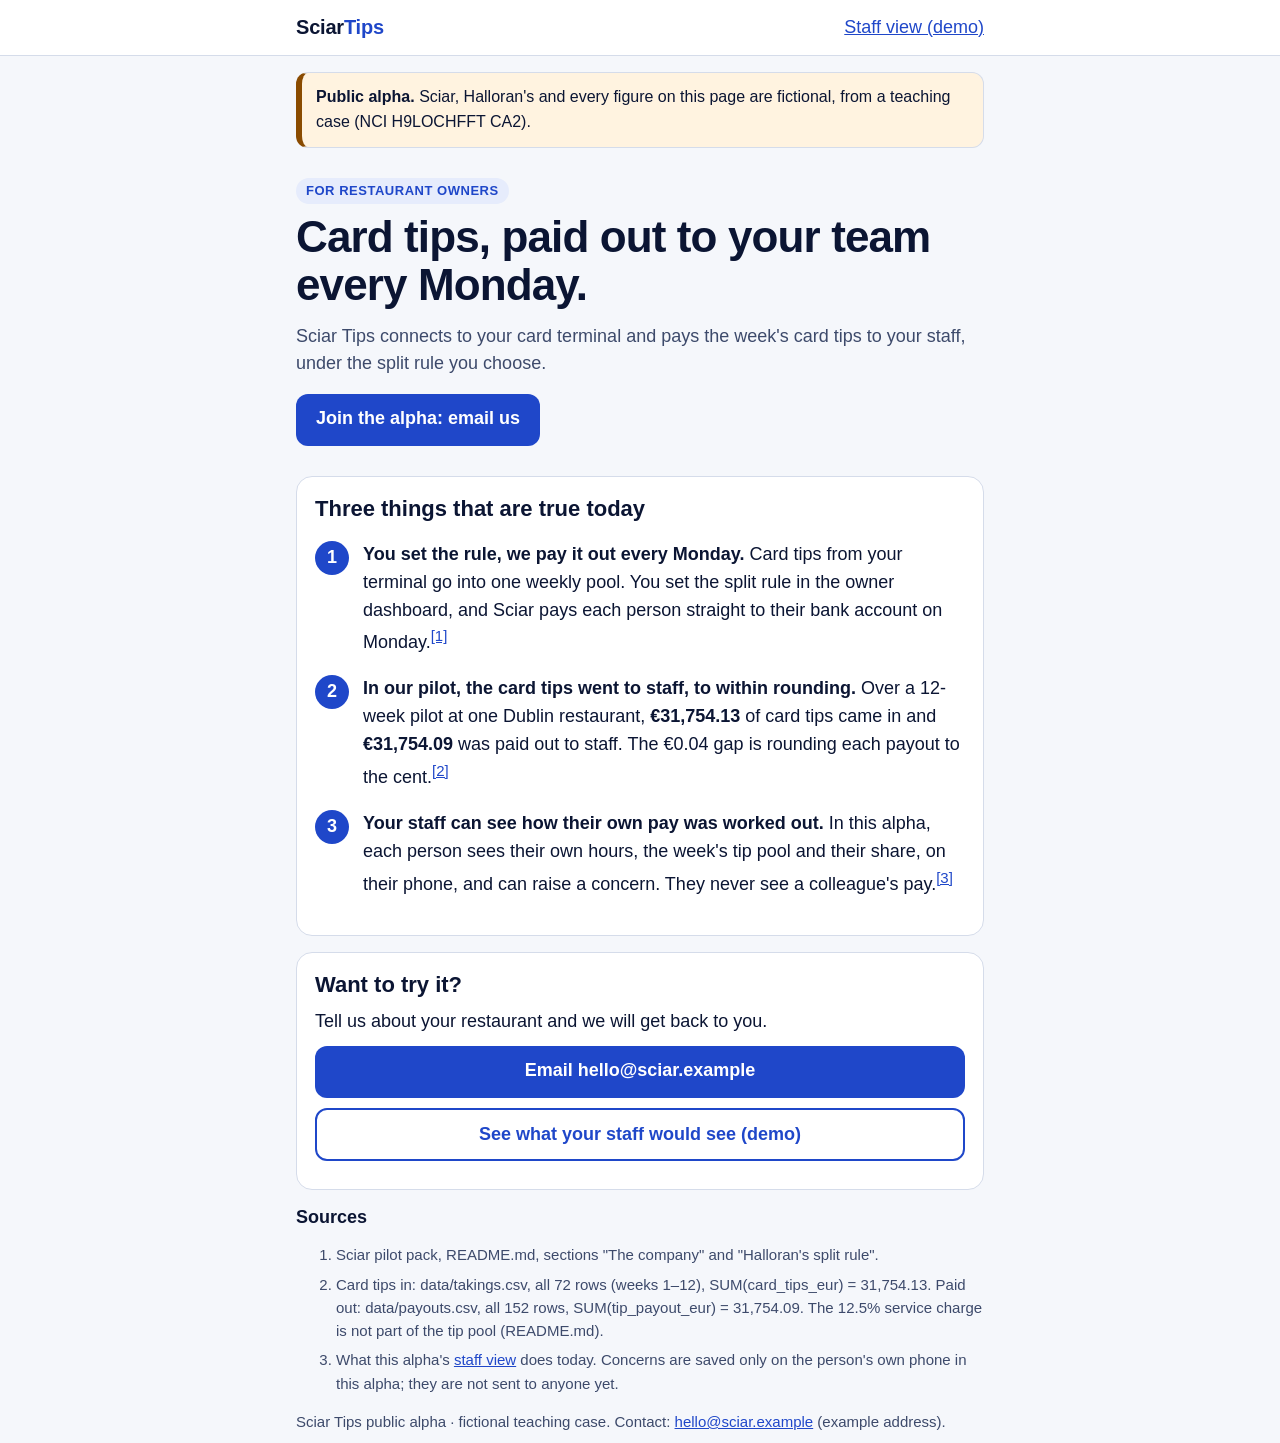
<file: index.html>
<!doctype html>
<html lang="en">
<head>
<meta charset="utf-8">
<meta name="viewport" content="width=device-width,initial-scale=1">
<title>Sciar Tips · for restaurant owners</title>
<meta name="description" content="Sciar Tips pays your restaurant's card tips out to your team every Monday, under the split rule you set. Public alpha, fictional teaching case.">
<link rel="stylesheet" href="style.css">
</head>
<body>
<header class="top">
  <div class="wrap">
    <a class="logo" href="index.html">Sciar<span>Tips</span></a>
    <a href="app.html">Staff view (demo)</a>
  </div>
</header>

<main class="wrap">
  <div class="banner" role="note">
    <strong>Public alpha.</strong> Sciar, Halloran's and every figure on this page are fictional, from a teaching case (NCI H9LOCHFFT CA2).
  </div>

  <section style="padding:12px 0 4px">
    <span class="tag">For restaurant owners</span>
    <h1>Card tips, paid out to your team every Monday.</h1>
    <p class="muted">Sciar Tips connects to your card terminal and pays the week's card tips to your staff, under the split rule you choose.</p>
    <p style="margin-top:16px">
      <a class="btn" href="mailto:hello@sciar.example?subject=Sciar%20Tips%20alpha%20for%20my%20restaurant">Join the alpha: email us</a>
    </p>
  </section>

  <section class="card" aria-labelledby="h-true">
    <h2 id="h-true">Three things that are true today</h2>
    <ol class="claims">
      <li>
        <strong>You set the rule, we pay it out every Monday.</strong>
        Card tips from your terminal go into one weekly pool. You set the split rule in the owner dashboard, and Sciar pays each person straight to their bank account on Monday.<sup><a href="#n1">[1]</a></sup>
      </li>
      <li>
        <strong>In our pilot, the card tips went to staff, to within rounding.</strong>
        Over a 12-week pilot at one Dublin restaurant, <strong>€31,754.13</strong> of card tips came in and <strong>€31,754.09</strong> was paid out to staff. The €0.04 gap is rounding each payout to the cent.<sup><a href="#n2">[2]</a></sup>
      </li>
      <li>
        <strong>Your staff can see how their own pay was worked out.</strong>
        In this alpha, each person sees their own hours, the week's tip pool and their share, on their phone, and can raise a concern. They never see a colleague's pay.<sup><a href="#n3">[3]</a></sup>
      </li>
    </ol>
  </section>

  <section class="card" aria-labelledby="h-cta">
    <h2 id="h-cta">Want to try it?</h2>
    <p>Tell us about your restaurant and we will get back to you.</p>
    <p><a class="btn full" href="mailto:hello@sciar.example?subject=Sciar%20Tips%20alpha%20for%20my%20restaurant">Email hello@sciar.example</a></p>
    <p><a class="btn ghost full" href="app.html">See what your staff would see (demo)</a></p>
  </section>

  <section aria-labelledby="h-notes">
    <h2 id="h-notes" style="font-size:18px">Sources</h2>
    <ol class="notes">
      <li id="n1">Sciar pilot pack, README.md, sections "The company" and "Halloran's split rule".</li>
      <li id="n2">Card tips in: data/takings.csv, all 72 rows (weeks 1–12), SUM(card_tips_eur) = 31,754.13. Paid out: data/payouts.csv, all 152 rows, SUM(tip_payout_eur) = 31,754.09. The 12.5% service charge is not part of the tip pool (README.md).</li>
      <li id="n3">What this alpha's <a href="app.html">staff view</a> does today. Concerns are saved only on the person's own phone in this alpha; they are not sent to anyone yet.</li>
    </ol>
  </section>
</main>

<footer class="wrap">
  <p>Sciar Tips public alpha · fictional teaching case. Contact: <a href="mailto:hello@sciar.example">hello@sciar.example</a> (example address).</p>
</footer>
</body>
</html>
</file>
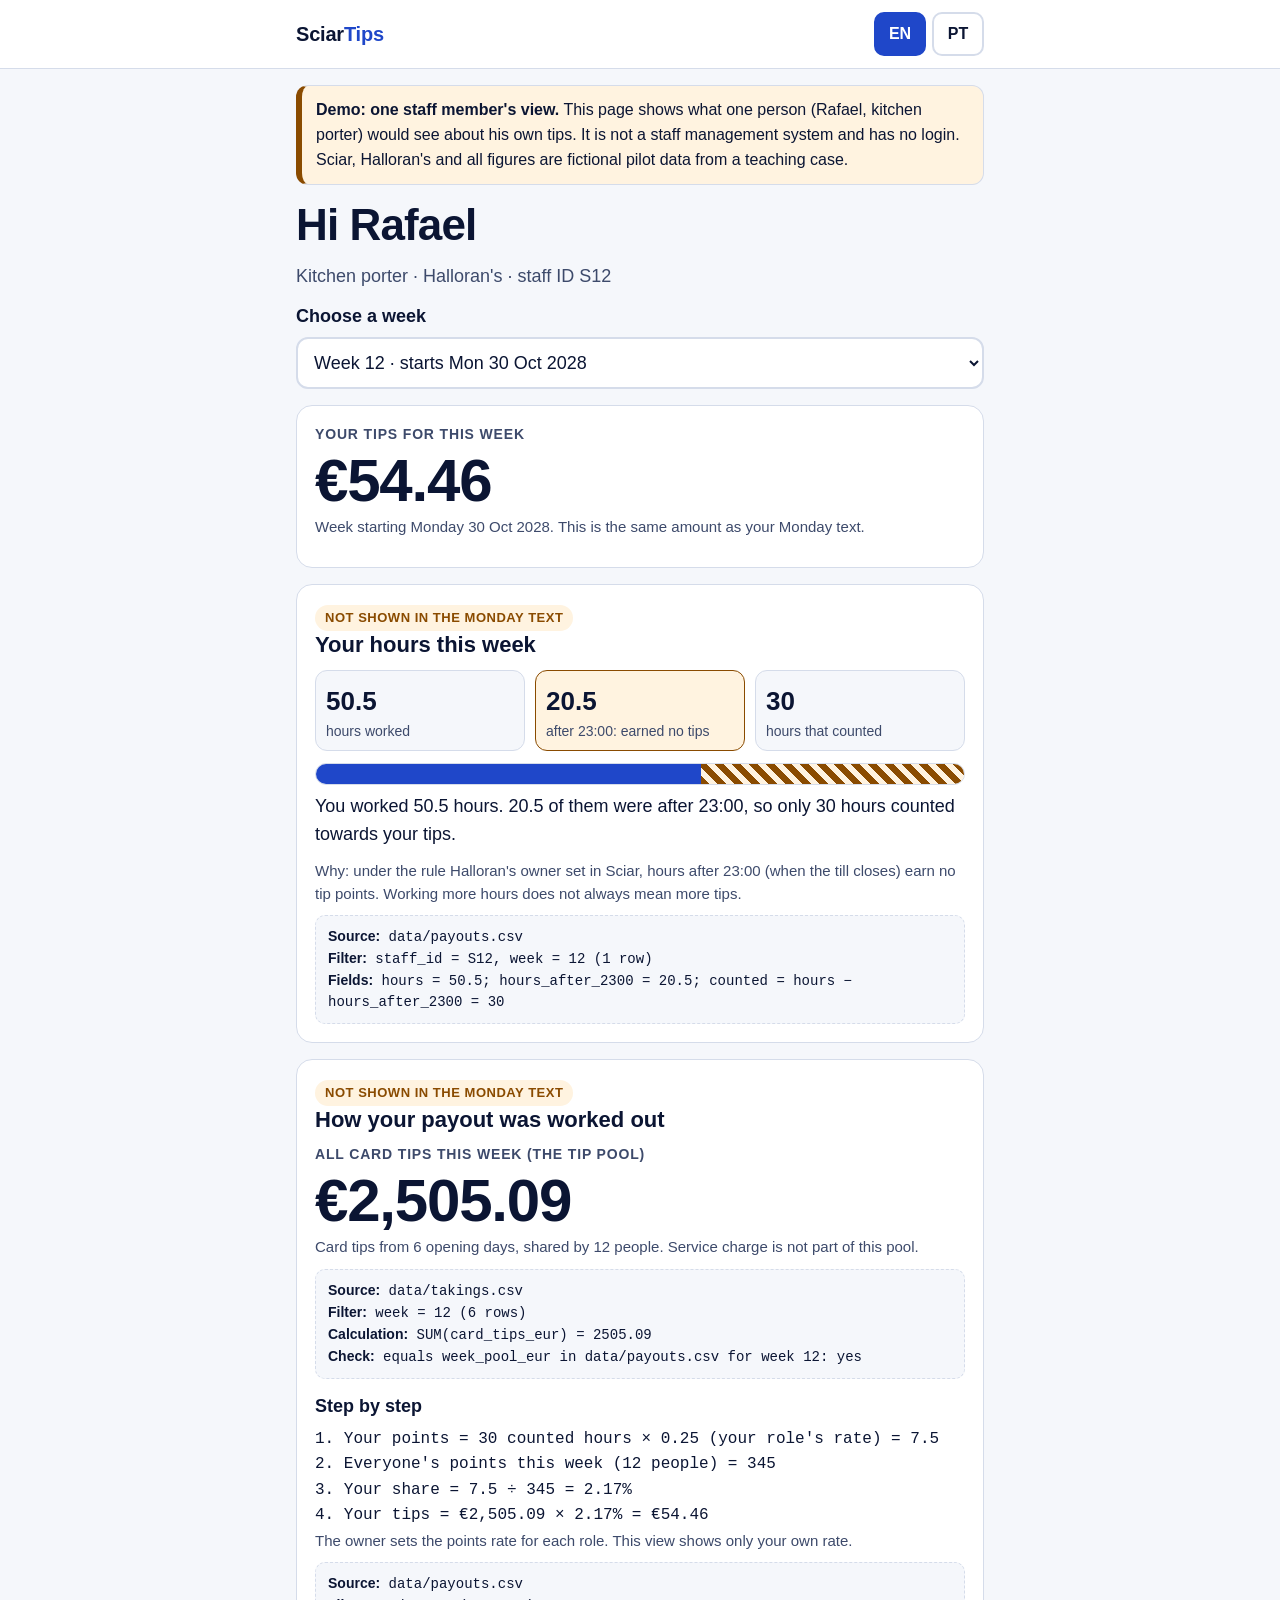
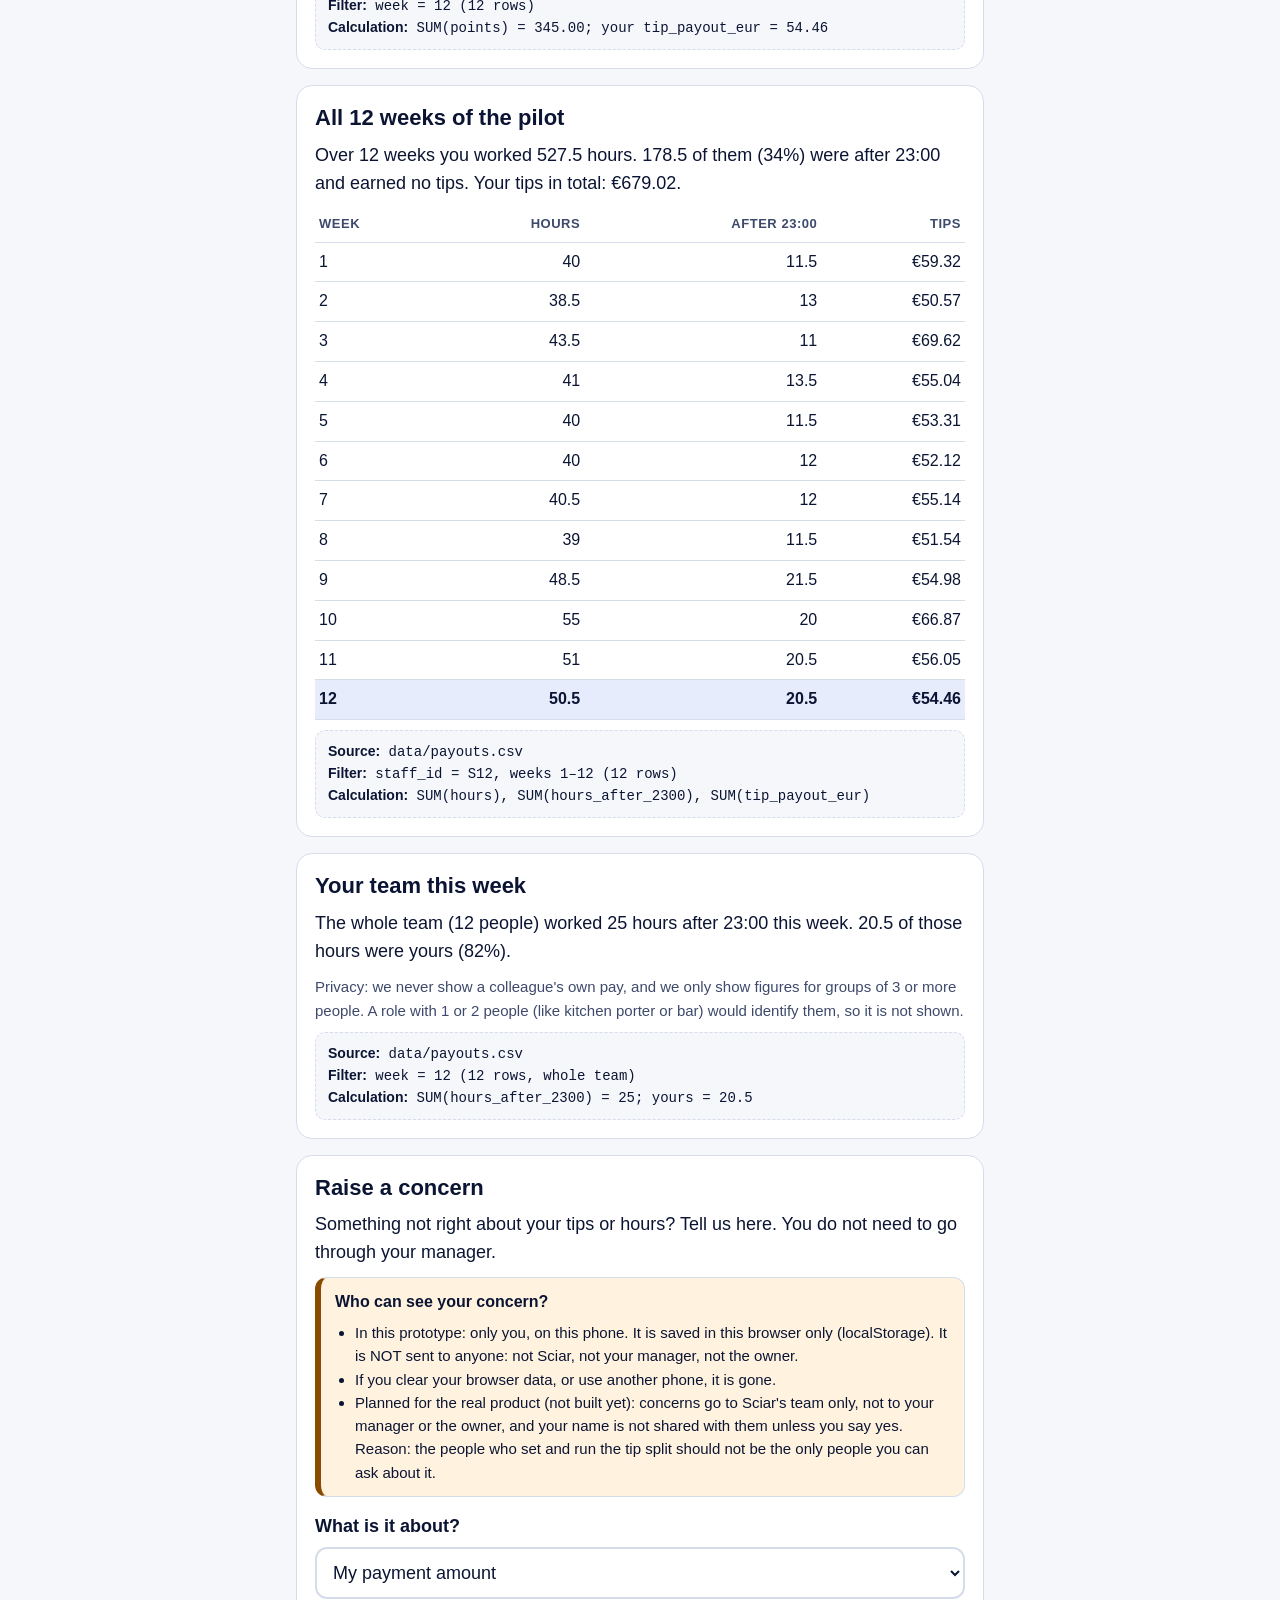
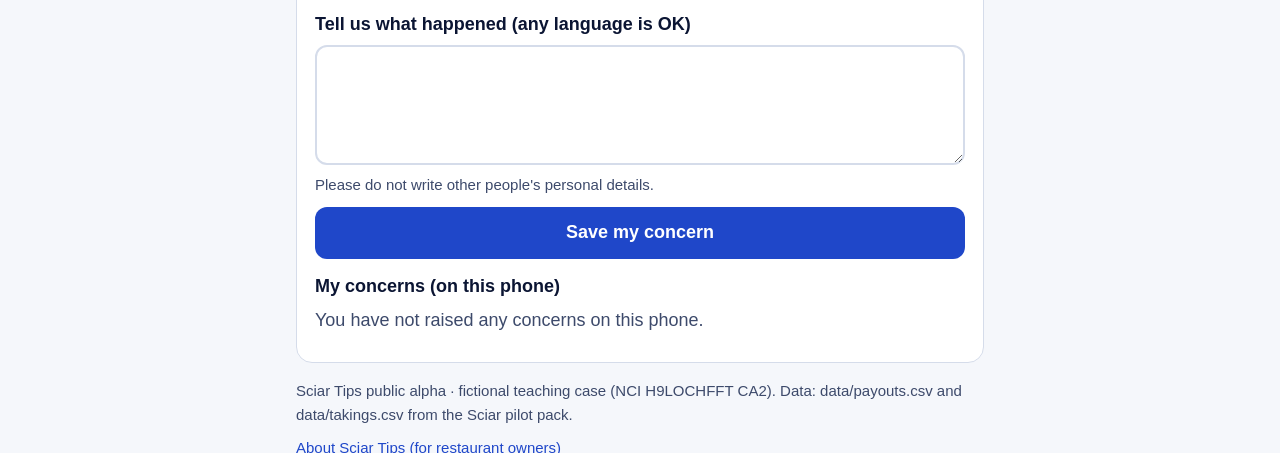
<file: app.html>
<!doctype html>
<html lang="en">
<head>
<meta charset="utf-8">
<meta name="viewport" content="width=device-width,initial-scale=1">
<title>Sciar Tips · My tips</title>
<link rel="stylesheet" href="style.css">
</head>
<body>
<header class="top">
  <div class="wrap">
    <a class="logo" href="index.html">Sciar<span>Tips</span></a>
    <div class="lang" role="group" aria-label="Language / Idioma">
      <button type="button" data-lang="en" aria-pressed="true">EN</button>
      <button type="button" data-lang="pt" aria-pressed="false">PT</button>
    </div>
  </div>
</header>

<main class="wrap">
  <div class="banner" role="note">
    <strong data-i18n="demoTitle"></strong>
    <span data-i18n="demoBody"></span>
    <span id="ptNote" class="small" hidden data-i18n="ptNote"></span>
  </div>

  <h1 id="hello"></h1>
  <p class="muted" id="roleLine"></p>

  <label for="week" data-i18n="weekLabel"></label>
  <select id="week"></select>

  <!-- 1. Payout -->
  <section class="card" aria-labelledby="h-pay">
    <div class="label" id="h-pay" data-i18n="payTitle"></div>
    <div class="big" id="payout"></div>
    <p class="muted small" id="payNote"></p>
  </section>

  <!-- 2. Hours (hidden figure) -->
  <section class="card" aria-labelledby="h-hours">
    <span class="tag warn" data-i18n="hiddenTag"></span>
    <h2 id="h-hours" data-i18n="hoursTitle"></h2>
    <div class="stats">
      <div class="stat"><div class="n" id="hWorked"></div><div class="t" data-i18n="hWorked"></div></div>
      <div class="stat warn"><div class="n" id="hLate"></div><div class="t" data-i18n="hLate"></div></div>
      <div class="stat"><div class="n" id="hCounted"></div><div class="t" data-i18n="hCounted"></div></div>
    </div>
    <div class="bar" aria-hidden="true"><div class="a" id="barA"></div><div class="b" id="barB"></div></div>
    <p id="hoursSentence"></p>
    <p class="muted small" data-i18n="ruleNote"></p>
    <div class="source" id="srcHours"></div>
  </section>

  <!-- 3. How the payout was worked out (pool is a hidden figure) -->
  <section class="card" aria-labelledby="h-how">
    <span class="tag warn" data-i18n="hiddenTag"></span>
    <h2 id="h-how" data-i18n="howTitle"></h2>
    <div class="label" data-i18n="poolLabel"></div>
    <div class="big" id="pool"></div>
    <p class="muted small" id="poolNote"></p>
    <div class="source" id="srcPool"></div>
    <h3 data-i18n="stepsTitle"></h3>
    <div class="calc" id="calc"></div>
    <p class="muted small" data-i18n="ownerNote"></p>
    <div class="source" id="srcCalc"></div>
  </section>

  <!-- 4. Whole pilot -->
  <section class="card" aria-labelledby="h-all">
    <h2 id="h-all" data-i18n="allTitle"></h2>
    <p id="allSentence"></p>
    <table>
      <thead><tr>
        <th data-i18n="thWeek"></th><th data-i18n="thHours"></th><th data-i18n="thLate"></th><th data-i18n="thPay"></th>
      </tr></thead>
      <tbody id="allRows"></tbody>
    </table>
    <div class="source" id="srcAll"></div>
  </section>

  <!-- 5. Team (whole team only, never groups under 3) -->
  <section class="card" aria-labelledby="h-team">
    <h2 id="h-team" data-i18n="teamTitle"></h2>
    <p id="teamSentence"></p>
    <p class="muted small" data-i18n="privacyNote"></p>
    <div class="source" id="srcTeam"></div>
  </section>

  <!-- 6. Raise a concern -->
  <section class="card" aria-labelledby="h-concern" id="concern">
    <h2 id="h-concern" data-i18n="concernTitle"></h2>
    <p data-i18n="concernIntro"></p>
    <div class="banner" style="margin-top:8px">
      <strong data-i18n="whoTitle"></strong>
      <ul class="small" style="margin:6px 0 0;padding-left:20px">
        <li data-i18n="who1"></li>
        <li data-i18n="who2"></li>
        <li data-i18n="who3"></li>
      </ul>
    </div>
    <form id="cform" novalidate>
      <label for="cat" data-i18n="catLabel"></label>
      <select id="cat" required>
        <option value="pay" data-i18n="catPay"></option>
        <option value="hours" data-i18n="catHours"></option>
        <option value="split" data-i18n="catSplit"></option>
        <option value="other" data-i18n="catOther"></option>
      </select>
      <label for="ctext" data-i18n="textLabel"></label>
      <textarea id="ctext" maxlength="1000" required></textarea>
      <p class="muted small" data-i18n="textHint"></p>
      <button class="btn full" type="submit" data-i18n="submit"></button>
      <div id="cmsg" aria-live="polite"></div>
    </form>
    <h3 data-i18n="myConcerns"></h3>
    <div id="clist"></div>
  </section>
</main>

<footer class="wrap">
  <p data-i18n="foot1"></p>
  <p><a href="index.html" data-i18n="footLink"></a></p>
</footer>

<script src="data/payouts.js"></script>
<script src="data/takings.js"></script>
<script>
(function () {
  "use strict";

  // ---------- Who this view is for (demo: one staff member) ----------
  var STAFF_ID = "S12";
  var STORE_KEY = "sciar-concerns-" + STAFF_ID;

  // ---------- Text (EN + machine-translated PT) ----------
  var TXT = {
    en: {
      demoTitle: "Demo: one staff member's view.",
      demoBody: "This page shows what one person (Rafael, kitchen porter) would see about his own tips. It is not a staff management system and has no login. Sciar, Halloran's and all figures are fictional pilot data from a teaching case.",
      ptNote: "",
      hello: "Hi {name}",
      roleLine: "{role} · Halloran's · staff ID {id}",
      weekLabel: "Choose a week",
      weekOpt: "Week {w} · starts Mon {d}",
      payTitle: "Your tips for this week",
      payNote: "Week starting Monday {d}. This is the same amount as your Monday text.",
      hiddenTag: "Not shown in the Monday text",
      hoursTitle: "Your hours this week",
      hWorked: "hours worked",
      hLate: "after 23:00: earned no tips",
      hCounted: "hours that counted",
      hoursSentence: "You worked {h} hours. {l} of them were after 23:00, so only {c} hours counted towards your tips.",
      ruleNote: "Why: under the rule Halloran's owner set in Sciar, hours after 23:00 (when the till closes) earn no tip points. Working more hours does not always mean more tips.",
      howTitle: "How your payout was worked out",
      poolLabel: "All card tips this week (the tip pool)",
      poolNote: "Card tips from {n} opening days, shared by {p} people. Service charge is not part of this pool.",
      stepsTitle: "Step by step",
      calc1: "1. Your points = {c} counted hours × {r} (your role's rate) = {pts}",
      calc2: "2. Everyone's points this week ({p} people) = {tp}",
      calc3: "3. Your share = {pts} ÷ {tp} = {share}",
      calc4: "4. Your tips = {pool} × {share} = {pay}",
      ownerNote: "The owner sets the points rate for each role. This view shows only your own rate.",
      allTitle: "All 12 weeks of the pilot",
      allSentence: "Over 12 weeks you worked {h} hours. {l} of them ({pct}) were after 23:00 and earned no tips. Your tips in total: {pay}.",
      thWeek: "Week", thHours: "Hours", thLate: "After 23:00", thPay: "Tips",
      teamTitle: "Your team this week",
      teamSentence: "The whole team ({p} people) worked {t} hours after 23:00 this week. {l} of those hours were yours ({pct}).",
      privacyNote: "Privacy: we never show a colleague's own pay, and we only show figures for groups of 3 or more people. A role with 1 or 2 people (like kitchen porter or bar) would identify them, so it is not shown.",
      concernTitle: "Raise a concern",
      concernIntro: "Something not right about your tips or hours? Tell us here. You do not need to go through your manager.",
      whoTitle: "Who can see your concern?",
      who1: "In this prototype: only you, on this phone. It is saved in this browser only (localStorage). It is NOT sent to anyone: not Sciar, not your manager, not the owner.",
      who2: "If you clear your browser data, or use another phone, it is gone.",
      who3: "Planned for the real product (not built yet): concerns go to Sciar's team only, not to your manager or the owner, and your name is not shared with them unless you say yes. Reason: the people who set and run the tip split should not be the only people you can ask about it.",
      catLabel: "What is it about?",
      catPay: "My payment amount", catHours: "My working hours", catSplit: "How tips are shared", catOther: "Something else",
      textLabel: "Tell us what happened (any language is OK)",
      textHint: "Please do not write other people's personal details.",
      submit: "Save my concern",
      errEmpty: "Please write a few words first.",
      saved: "Saved. Your reference number is {ref}. You can see it below. (Prototype: it is only stored on this phone.)",
      myConcerns: "My concerns (on this phone)",
      none: "You have not raised any concerns on this phone.",
      saved_on: "Saved {d} · about week {w}",
      status: "Status: saved on this phone only (prototype, not sent)",
      del: "Delete from this phone",
      foot1: "Sciar Tips public alpha · fictional teaching case (NCI H9LOCHFFT CA2). Data: data/payouts.csv and data/takings.csv from the Sciar pilot pack.",
      footLink: "About Sciar Tips (for restaurant owners)",
      srcHours: "<b>Source:</b> data/payouts.csv<br><b>Filter:</b> staff_id = {id}, week = {w} ({n} row)<br><b>Fields:</b> hours = {h}; hours_after_2300 = {l}; counted = hours − hours_after_2300 = {c}",
      srcPool: "<b>Source:</b> data/takings.csv<br><b>Filter:</b> week = {w} ({n} rows)<br><b>Calculation:</b> SUM(card_tips_eur) = {pool}<br><b>Check:</b> equals week_pool_eur in data/payouts.csv for week {w}: {chk}",
      srcCalc: "<b>Source:</b> data/payouts.csv<br><b>Filter:</b> week = {w} ({p} rows)<br><b>Calculation:</b> SUM(points) = {tp}; your tip_payout_eur = {pay}",
      srcAll: "<b>Source:</b> data/payouts.csv<br><b>Filter:</b> staff_id = {id}, weeks 1–12 ({n} rows)<br><b>Calculation:</b> SUM(hours), SUM(hours_after_2300), SUM(tip_payout_eur)",
      srcTeam: "<b>Source:</b> data/payouts.csv<br><b>Filter:</b> week = {w} ({p} rows, whole team)<br><b>Calculation:</b> SUM(hours_after_2300) = {t}; yours = {l}",
      yes: "yes", no: "NO"
    },
    pt: {
      demoTitle: "Demonstração: a vista de um só trabalhador.",
      demoBody: "Esta página mostra o que uma pessoa (Rafael, copeiro/lavagem) veria sobre as suas próprias gorjetas. Não é um sistema de gestão de pessoal e não tem login. A Sciar, o Halloran's e todos os números são dados fictícios de um caso de estudo.",
      ptNote: " Tradução automática (feita com IA), não verificada por um falante nativo. Em caso de dúvida, veja a versão EN.",
      hello: "Olá {name}",
      roleLine: "{role} · Halloran's · nº de trabalhador {id}",
      weekLabel: "Escolha uma semana",
      weekOpt: "Semana {w} · começa seg {d}",
      payTitle: "As suas gorjetas desta semana",
      payNote: "Semana que começa na segunda-feira {d}. É o mesmo valor da sua mensagem de segunda-feira.",
      hiddenTag: "Não aparece na mensagem de segunda",
      hoursTitle: "As suas horas desta semana",
      hWorked: "horas trabalhadas",
      hLate: "depois das 23:00: sem gorjetas",
      hCounted: "horas que contaram",
      hoursSentence: "Trabalhou {h} horas. {l} foram depois das 23:00, por isso só {c} horas contaram para as suas gorjetas.",
      ruleNote: "Porquê: segundo a regra que o dono do Halloran's definiu na Sciar, as horas depois das 23:00 (quando a caixa fecha) não ganham pontos de gorjeta. Trabalhar mais horas nem sempre significa mais gorjetas.",
      howTitle: "Como foi calculado o seu pagamento",
      poolLabel: "Todas as gorjetas de cartão desta semana (o fundo)",
      poolNote: "Gorjetas de cartão de {n} dias de abertura, divididas por {p} pessoas. A taxa de serviço não faz parte deste fundo.",
      stepsTitle: "Passo a passo",
      calc1: "1. Os seus pontos = {c} horas que contaram × {r} (taxa da sua função) = {pts}",
      calc2: "2. Pontos de todos esta semana ({p} pessoas) = {tp}",
      calc3: "3. A sua parte = {pts} ÷ {tp} = {share}",
      calc4: "4. As suas gorjetas = {pool} × {share} = {pay}",
      ownerNote: "O dono define a taxa de pontos de cada função. Esta vista mostra só a sua.",
      allTitle: "As 12 semanas do piloto",
      allSentence: "Em 12 semanas trabalhou {h} horas. {l} delas ({pct}) foram depois das 23:00 e não ganharam gorjetas. Total das suas gorjetas: {pay}.",
      thWeek: "Semana", thHours: "Horas", thLate: "Após 23:00", thPay: "Gorjetas",
      teamTitle: "A sua equipa esta semana",
      teamSentence: "A equipa toda ({p} pessoas) trabalhou {t} horas depois das 23:00 esta semana. {l} dessas horas foram suas ({pct}).",
      privacyNote: "Privacidade: nunca mostramos o pagamento de um colega, e só mostramos números de grupos com 3 ou mais pessoas. Uma função com 1 ou 2 pessoas (como copeiro ou bar) identificava-as, por isso não aparece.",
      concernTitle: "Comunicar um problema",
      concernIntro: "Há algo errado com as suas gorjetas ou horas? Diga-nos aqui. Não precisa de passar pelo seu chefe.",
      whoTitle: "Quem pode ver o que escreve?",
      who1: "Neste protótipo: só você, neste telemóvel. Fica guardado apenas neste navegador (localStorage). NÃO é enviado a ninguém: nem à Sciar, nem ao seu chefe, nem ao dono.",
      who2: "Se apagar os dados do navegador, ou usar outro telemóvel, desaparece.",
      who3: "Planeado para o produto real (ainda não feito): os problemas vão só para a equipa da Sciar, não para o seu chefe nem para o dono, e o seu nome não lhes é dado sem a sua autorização. Razão: quem define e gere a divisão das gorjetas não deve ser a única pessoa a quem pode perguntar.",
      catLabel: "Sobre o quê?",
      catPay: "O valor do meu pagamento", catHours: "As minhas horas de trabalho", catSplit: "Como as gorjetas são divididas", catOther: "Outra coisa",
      textLabel: "Conte-nos o que aconteceu (pode escrever em qualquer língua)",
      textHint: "Por favor não escreva dados pessoais de outras pessoas.",
      submit: "Guardar o meu problema",
      errEmpty: "Por favor escreva algumas palavras primeiro.",
      saved: "Guardado. O seu número de referência é {ref}. Pode vê-lo abaixo. (Protótipo: fica só guardado neste telemóvel.)",
      myConcerns: "Os meus problemas (neste telemóvel)",
      none: "Ainda não comunicou nenhum problema neste telemóvel.",
      saved_on: "Guardado {d} · sobre a semana {w}",
      status: "Estado: guardado só neste telemóvel (protótipo, não enviado)",
      del: "Apagar deste telemóvel",
      foot1: "Sciar Tips versão alfa pública · caso de estudo fictício (NCI H9LOCHFFT CA2). Dados: data/payouts.csv e data/takings.csv do pacote piloto da Sciar.",
      footLink: "Sobre a Sciar Tips (para donos de restaurantes)",
      srcHours: "<b>Fonte:</b> data/payouts.csv<br><b>Filtro:</b> staff_id = {id}, week = {w} ({n} linha)<br><b>Campos:</b> hours = {h}; hours_after_2300 = {l}; contaram = hours − hours_after_2300 = {c}",
      srcPool: "<b>Fonte:</b> data/takings.csv<br><b>Filtro:</b> week = {w} ({n} linhas)<br><b>Cálculo:</b> SUM(card_tips_eur) = {pool}<br><b>Verificação:</b> igual a week_pool_eur em data/payouts.csv, semana {w}: {chk}",
      srcCalc: "<b>Fonte:</b> data/payouts.csv<br><b>Filtro:</b> week = {w} ({p} linhas)<br><b>Cálculo:</b> SUM(points) = {tp}; o seu tip_payout_eur = {pay}",
      srcAll: "<b>Fonte:</b> data/payouts.csv<br><b>Filtro:</b> staff_id = {id}, semanas 1–12 ({n} linhas)<br><b>Cálculo:</b> SUM(hours), SUM(hours_after_2300), SUM(tip_payout_eur)",
      srcTeam: "<b>Fonte:</b> data/payouts.csv<br><b>Filtro:</b> week = {w} ({p} linhas, equipa toda)<br><b>Cálculo:</b> SUM(hours_after_2300) = {t}; as suas = {l}",
      yes: "sim", no: "NÃO"
    }
  };
  var ROLE = {
    en: { "kitchen porter": "Kitchen porter", "server": "Server", "bar": "Bar", "chef": "Chef", "floor manager": "Floor manager" },
    pt: { "kitchen porter": "Copeiro (lavagem)", "server": "Empregado de mesa", "bar": "Bar", "chef": "Cozinheiro", "floor manager": "Chefe de sala" }
  };

  var lang = "en";
  try { if (localStorage.getItem("sciar-lang") === "pt") lang = "pt"; } catch (e) {}

  function t(key, vars) {
    var s = (TXT[lang][key] !== undefined ? TXT[lang][key] : TXT.en[key]) || "";
    if (vars) s = s.replace(/\{(\w+)\}/g, function (m, k) { return vars[k] !== undefined ? vars[k] : m; });
    return s;
  }
  function num(v) { var n = parseFloat(v); return isNaN(n) ? 0 : n; }
  function eur(n) {
    return "€" + n.toLocaleString(lang === "pt" ? "pt-PT" : "en-IE", { minimumFractionDigits: 2, maximumFractionDigits: 2 });
  }
  function hrs(n) { return n.toLocaleString(lang === "pt" ? "pt-PT" : "en-IE", { maximumFractionDigits: 2 }); }
  function pct(a, b) { return b ? Math.round(a / b * 100) + "%" : "–"; }
  function date(iso) {
    var d = new Date(iso + "T12:00:00Z");
    return d.toLocaleDateString(lang === "pt" ? "pt-PT" : "en-IE", { day: "numeric", month: "short", year: "numeric", timeZone: "UTC" });
  }
  function esc(s) { return String(s).replace(/[&<>"']/g, function (c) { return { "&": "&amp;", "<": "&lt;", ">": "&gt;", '"': "&quot;", "'": "&#39;" }[c]; }); }
  function $(id) { return document.getElementById(id); }

  // ---------- Data ----------
  var mine = PAYOUTS.filter(function (r) { return r.staff_id === STAFF_ID; })
                    .sort(function (a, b) { return num(a.week) - num(b.week); });
  var me = mine[0];
  var weeks = mine.map(function (r) { return r.week; });
  var weekSel = $("week");
  var current = weeks[weeks.length - 1];

  function weekData(w) {
    var row = mine.filter(function (r) { return r.week === w; })[0];
    var team = PAYOUTS.filter(function (r) { return r.week === w; });
    var days = TAKINGS.filter(function (r) { return r.week === w; });
    var pool = days.reduce(function (s, r) { return s + num(r.card_tips_eur); }, 0);
    pool = Math.round(pool * 100) / 100;
    var teamPts = team.reduce(function (s, r) { return s + num(r.points); }, 0);
    var teamLate = team.reduce(function (s, r) { return s + num(r.hours_after_2300); }, 0);
    return {
      row: row, team: team, days: days, pool: pool,
      poolMatches: Math.abs(pool - num(row.week_pool_eur)) < 0.005,
      teamPts: Math.round(teamPts * 100) / 100,
      teamLate: teamLate,
      hours: num(row.hours), late: num(row.hours_after_2300),
      counted: num(row.hours) - num(row.hours_after_2300),
      pts: num(row.points), rate: num(row.points_per_hour), pay: num(row.tip_payout_eur)
    };
  }

  // ---------- Render ----------
  function renderStatic() {
    document.documentElement.lang = lang === "pt" ? "pt" : "en";
    document.querySelectorAll("[data-i18n]").forEach(function (el) { el.textContent = t(el.getAttribute("data-i18n")); });
    $("ptNote").hidden = lang !== "pt";
    document.querySelectorAll(".lang button").forEach(function (b) { b.setAttribute("aria-pressed", String(b.getAttribute("data-lang") === lang)); });
    $("hello").textContent = t("hello", { name: me.first_name });
    $("roleLine").textContent = t("roleLine", { role: ROLE[lang][me.role] || me.role, id: me.staff_id });
    weekSel.innerHTML = weeks.map(function (w) {
      var r = mine.filter(function (x) { return x.week === w; })[0];
      return '<option value="' + w + '"' + (w === current ? " selected" : "") + ">" + esc(t("weekOpt", { w: w, d: date(r.week_start) })) + "</option>";
    }).join("");
  }

  function renderWeek() {
    var d = weekData(current), w = current;
    $("payout").textContent = eur(d.pay);
    $("payNote").textContent = t("payNote", { d: date(d.row.week_start) });

    $("hWorked").textContent = hrs(d.hours);
    $("hLate").textContent = hrs(d.late);
    $("hCounted").textContent = hrs(d.counted);
    $("barA").style.width = (d.counted / d.hours * 100) + "%";
    $("barB").style.width = (d.late / d.hours * 100) + "%";
    $("hoursSentence").textContent = t("hoursSentence", { h: hrs(d.hours), l: hrs(d.late), c: hrs(d.counted) });
    $("srcHours").innerHTML = t("srcHours", { id: STAFF_ID, w: w, n: 1, h: d.row.hours, l: d.row.hours_after_2300, c: hrs(d.counted) });

    $("pool").textContent = eur(d.pool);
    $("poolNote").textContent = t("poolNote", { n: d.days.length, p: d.team.length });
    $("srcPool").innerHTML = t("srcPool", { w: w, n: d.days.length, pool: d.pool.toFixed(2), chk: d.poolMatches ? t("yes") : t("no") });

    var share = d.pts / d.teamPts;
    $("calc").innerHTML = [
      t("calc1", { c: hrs(d.counted), r: d.rate, pts: d.row.points }),
      t("calc2", { p: d.team.length, tp: hrs(d.teamPts) }),
      t("calc3", { pts: d.row.points, tp: hrs(d.teamPts), share: (share * 100).toFixed(2) + "%" }),
      t("calc4", { pool: eur(d.pool), share: (share * 100).toFixed(2) + "%", pay: eur(Math.round(d.pool * share * 100) / 100) })
    ].map(esc).join("<br>");
    $("srcCalc").innerHTML = t("srcCalc", { w: w, p: d.team.length, tp: d.teamPts.toFixed(2), pay: d.row.tip_payout_eur });

    $("teamSentence").textContent = t("teamSentence", { p: d.team.length, t: hrs(d.teamLate), l: hrs(d.late), pct: pct(d.late, d.teamLate) });
    $("srcTeam").innerHTML = t("srcTeam", { w: w, p: d.team.length, t: hrs(d.teamLate), l: d.row.hours_after_2300 });

    // whole pilot table
    var tH = 0, tL = 0, tP = 0;
    $("allRows").innerHTML = mine.map(function (r) {
      tH += num(r.hours); tL += num(r.hours_after_2300); tP += num(r.tip_payout_eur);
      return '<tr' + (r.week === w ? ' class="sel"' : "") + "><td>" + r.week + "</td><td>" + hrs(num(r.hours)) + "</td><td>" + hrs(num(r.hours_after_2300)) + "</td><td>" + eur(num(r.tip_payout_eur)) + "</td></tr>";
    }).join("");
    tP = Math.round(tP * 100) / 100;
    $("allSentence").textContent = t("allSentence", { h: hrs(tH), l: hrs(tL), pct: pct(tL, tH), pay: eur(tP) });
    $("srcAll").innerHTML = t("srcAll", { id: STAFF_ID, n: mine.length });
  }

  // ---------- Concerns (simulated: localStorage on this device only) ----------
  function loadConcerns() {
    try { return JSON.parse(localStorage.getItem(STORE_KEY) || "[]"); } catch (e) { return []; }
  }
  function saveConcerns(list) {
    try { localStorage.setItem(STORE_KEY, JSON.stringify(list)); return true; } catch (e) { return false; }
  }
  var memoryOnly = [];
  function allConcerns() { var l = loadConcerns(); return l.length ? l : memoryOnly; }

  function renderConcerns() {
    var list = allConcerns();
    if (!list.length) { $("clist").innerHTML = '<p class="muted">' + esc(t("none")) + "</p>"; return; }
    $("clist").innerHTML = list.slice().reverse().map(function (c) {
      return '<div class="concern"><div class="ref">' + esc(c.ref) + "</div>" +
        '<div class="small muted">' + esc(t("saved_on", { d: new Date(c.at).toLocaleString(lang === "pt" ? "pt-PT" : "en-IE"), w: c.week })) + " · " + esc(t("cat" + c.catKey)) + "</div>" +
        "<p style=\"margin:6px 0;white-space:pre-wrap\">" + esc(c.text) + "</p>" +
        '<div class="small">' + esc(t("status")) + "</div>" +
        '<button type="button" class="linkbtn" data-del="' + esc(c.ref) + '">' + esc(t("del")) + "</button></div>";
    }).join("");
  }

  var CAT = { pay: "Pay", hours: "Hours", split: "Split", other: "Other" };
  $("cform").addEventListener("submit", function (e) {
    e.preventDefault();
    var text = $("ctext").value.trim();
    if (!text) { $("cmsg").innerHTML = '<p class="banner">' + esc(t("errEmpty")) + "</p>"; $("ctext").focus(); return; }
    var now = new Date();
    var ref = "SC-" + now.toISOString().slice(0, 10).replace(/-/g, "") + "-" + Math.random().toString(36).slice(2, 6).toUpperCase();
    var item = { ref: ref, at: now.toISOString(), week: current, catKey: CAT[$("cat").value], text: text };
    var list = loadConcerns(); list.push(item);
    if (!saveConcerns(list)) memoryOnly.push(item);
    $("ctext").value = "";
    $("cmsg").innerHTML = '<div class="ok">' + esc(t("saved", { ref: ref })) + "</div>";
    renderConcerns();
  });
  $("clist").addEventListener("click", function (e) {
    var ref = e.target.getAttribute && e.target.getAttribute("data-del");
    if (!ref) return;
    saveConcerns(loadConcerns().filter(function (c) { return c.ref !== ref; }));
    memoryOnly = memoryOnly.filter(function (c) { return c.ref !== ref; });
    renderConcerns();
  });

  // ---------- Events ----------
  weekSel.addEventListener("change", function () { current = weekSel.value; renderWeek(); });
  document.querySelectorAll(".lang button").forEach(function (b) {
    b.addEventListener("click", function () {
      lang = b.getAttribute("data-lang");
      try { localStorage.setItem("sciar-lang", lang); } catch (e) {}
      renderStatic(); renderWeek(); renderConcerns();
    });
  });

  renderStatic(); renderWeek(); renderConcerns();
})();
</script>
</body>
</html>
</file>
<file: style.css>
/* Sciar Tips · shared styles for index.html and app.html */
:root {
  --bg: #f5f7fb;
  --card: #ffffff;
  --ink: #0b1533;
  --ink2: #3d4a6b;
  --line: #d5dcea;
  --brand: #1f47c9;
  --brand-ink: #ffffff;
  --brand-soft: #e6ecfc;
  --warn: #8a4b00;
  --warn-soft: #fff3e0;
  --ok: #0f6b3a;
  --ok-soft: #e3f5ea;
  --mono: ui-monospace, SFMono-Regular, Menlo, Consolas, monospace;
  --text: -apple-system, BlinkMacSystemFont, "Segoe UI", Roboto, "Helvetica Neue", Arial, sans-serif;
}
@media (prefers-color-scheme: dark) {
  :root {
    --bg: #0a1024;
    --card: #121a36;
    --ink: #f2f5ff;
    --ink2: #b8c3e3;
    --line: #2b3760;
    --brand: #8aa8ff;
    --brand-ink: #071030;
    --brand-soft: #1b2a5c;
    --warn: #ffc277;
    --warn-soft: #3a2a10;
    --ok: #7fe0a8;
    --ok-soft: #10331f;
  }
}
* { box-sizing: border-box; }
html { -webkit-text-size-adjust: 100%; }
body {
  margin: 0;
  background: var(--bg);
  color: var(--ink);
  font: 18px/1.55 var(--text);
}
a { color: var(--brand); }
.wrap { max-width: 720px; margin: 0 auto; padding: 0 16px; }
header.top {
  background: var(--card);
  border-bottom: 1px solid var(--line);
}
header.top .wrap {
  display: flex; align-items: center; justify-content: space-between;
  gap: 12px; padding-top: 12px; padding-bottom: 12px; flex-wrap: wrap;
}
.logo { font-weight: 800; font-size: 20px; letter-spacing: -.01em; text-decoration: none; color: var(--ink); }
.logo span { color: var(--brand); }
.banner {
  background: var(--warn-soft); color: var(--ink);
  border: 1px solid var(--line); border-left: 6px solid var(--warn);
  border-radius: 12px; padding: 12px 14px; margin: 16px 0; font-size: 16px;
}
.card {
  background: var(--card); border: 1px solid var(--line);
  border-radius: 16px; padding: 18px; margin: 16px 0;
}
h1 { font-size: clamp(28px, 7vw, 44px); line-height: 1.1; margin: .2em 0 .3em; letter-spacing: -.02em; }
h2 { font-size: 22px; line-height: 1.25; margin: 0 0 10px; }
h3 { font-size: 18px; margin: 14px 0 6px; }
p { margin: 0 0 10px; }
.muted { color: var(--ink2); }
.small { font-size: 15px; }
.big {
  font-size: clamp(40px, 13vw, 60px); font-weight: 800; line-height: 1;
  letter-spacing: -.02em; margin: 6px 0 4px; font-variant-numeric: tabular-nums;
}
.label { font-size: 14px; font-weight: 700; text-transform: uppercase; letter-spacing: .06em; color: var(--ink2); }
.tag {
  display: inline-block; font-size: 13px; font-weight: 700; letter-spacing: .04em;
  text-transform: uppercase; background: var(--brand-soft); color: var(--brand);
  border-radius: 999px; padding: 3px 10px;
}
.tag.warn { background: var(--warn-soft); color: var(--warn); }
.stats { display: grid; grid-template-columns: repeat(3, 1fr); gap: 10px; margin: 12px 0; }
.stat { background: var(--bg); border: 1px solid var(--line); border-radius: 12px; padding: 10px; }
.stat .n { font-size: 26px; font-weight: 800; font-variant-numeric: tabular-nums; }
.stat .t { font-size: 14px; color: var(--ink2); line-height: 1.3; }
.stat.warn { border-color: var(--warn); background: var(--warn-soft); }
.bar { display: flex; height: 22px; border-radius: 999px; overflow: hidden; border: 1px solid var(--line); margin: 8px 0; }
.bar .a { background: var(--brand); }
.bar .b { background: repeating-linear-gradient(45deg, var(--warn), var(--warn) 6px, var(--warn-soft) 6px, var(--warn-soft) 12px); }
.source {
  font: 14px/1.5 var(--mono); background: var(--bg); border: 1px dashed var(--line);
  border-radius: 10px; padding: 10px 12px; margin-top: 10px; overflow-wrap: anywhere;
}
.source b { font-family: var(--text); }
.calc { font: 16px/1.6 var(--mono); overflow-wrap: anywhere; }
table { width: 100%; border-collapse: collapse; font-variant-numeric: tabular-nums; font-size: 16px; }
th, td { text-align: right; padding: 7px 4px; border-bottom: 1px solid var(--line); }
th:first-child, td:first-child { text-align: left; }
th { font-size: 13px; color: var(--ink2); text-transform: uppercase; letter-spacing: .04em; }
tr.sel td { background: var(--brand-soft); font-weight: 700; }
label { display: block; font-weight: 700; margin: 12px 0 6px; }
select, textarea, input[type=text], input[type=email] {
  width: 100%; font: inherit; color: var(--ink); background: var(--card);
  border: 2px solid var(--line); border-radius: 12px; padding: 12px; min-height: 52px;
}
textarea { min-height: 120px; resize: vertical; }
select:focus, textarea:focus, input:focus, button:focus-visible, a:focus-visible {
  outline: 3px solid var(--brand); outline-offset: 2px;
}
.btn {
  display: inline-block; font: 700 18px var(--text); background: var(--brand); color: var(--brand-ink);
  border: 0; border-radius: 12px; padding: 14px 20px; min-height: 52px; cursor: pointer;
  text-decoration: none; text-align: center;
}
.btn.ghost { background: transparent; color: var(--brand); border: 2px solid var(--brand); }
.btn.full { width: 100%; }
.lang { display: flex; gap: 6px; }
.lang button {
  font: 700 16px var(--text); min-width: 52px; min-height: 44px; border-radius: 10px;
  border: 2px solid var(--line); background: var(--card); color: var(--ink); cursor: pointer;
}
.lang button[aria-pressed="true"] { background: var(--brand); color: var(--brand-ink); border-color: var(--brand); }
.ok { background: var(--ok-soft); border: 1px solid var(--ok); color: var(--ink); border-radius: 12px; padding: 12px; margin-top: 12px; }
.concern { border: 1px solid var(--line); border-radius: 12px; padding: 12px; margin-top: 10px; }
.concern .ref { font: 700 15px var(--mono); }
.linkbtn { background: none; border: 0; color: var(--brand); font: inherit; text-decoration: underline; cursor: pointer; padding: 8px 0; min-height: 44px; }
footer { padding: 24px 0 40px; font-size: 15px; color: var(--ink2); }
ol.claims { padding-left: 0; list-style: none; counter-reset: c; }
ol.claims li { counter-increment: c; position: relative; padding-left: 48px; margin: 0 0 18px; }
ol.claims li::before {
  content: counter(c); position: absolute; left: 0; top: 0; width: 34px; height: 34px;
  border-radius: 50%; background: var(--brand); color: var(--brand-ink); font-weight: 800;
  display: flex; align-items: center; justify-content: center;
}
.notes { font-size: 15px; color: var(--ink2); }
.notes li { margin-bottom: 6px; overflow-wrap: anywhere; }
@media (max-width: 420px) {
  body { font-size: 17px; }
  .stats { grid-template-columns: 1fr 1fr 1fr; gap: 6px; }
  .stat { padding: 8px 6px; }
  .stat .n { font-size: 22px; }
  .stat .t { font-size: 13px; }
  .card { padding: 14px; }
  table { font-size: 15px; }
}
</file>
